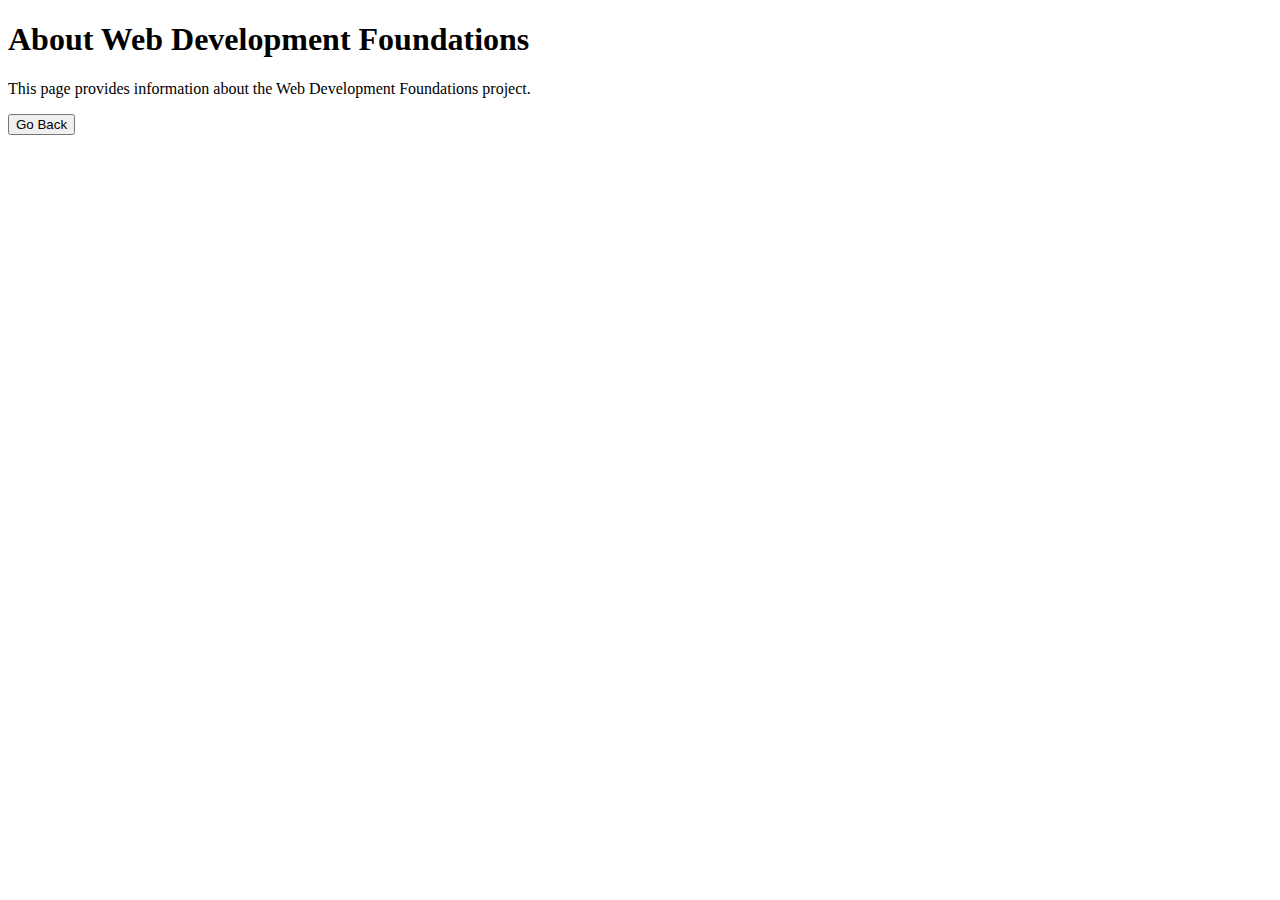
<file: about.html>
<!DOCTYPE html>
<html lang="en">

<head>
    <meta charset="UTF-8">
    <meta name="viewport" content="width=device-width, initial-scale=1.0">
    <title>Web Development Foundations</title>
</head>

<body>
    <h1>About Web Development Foundations</h1>
    <p>This page provides information about the Web Development Foundations project.</p>
    <button onclick="window.location.href='index.html'">Go Back</button>
</body>

</html>
</file>
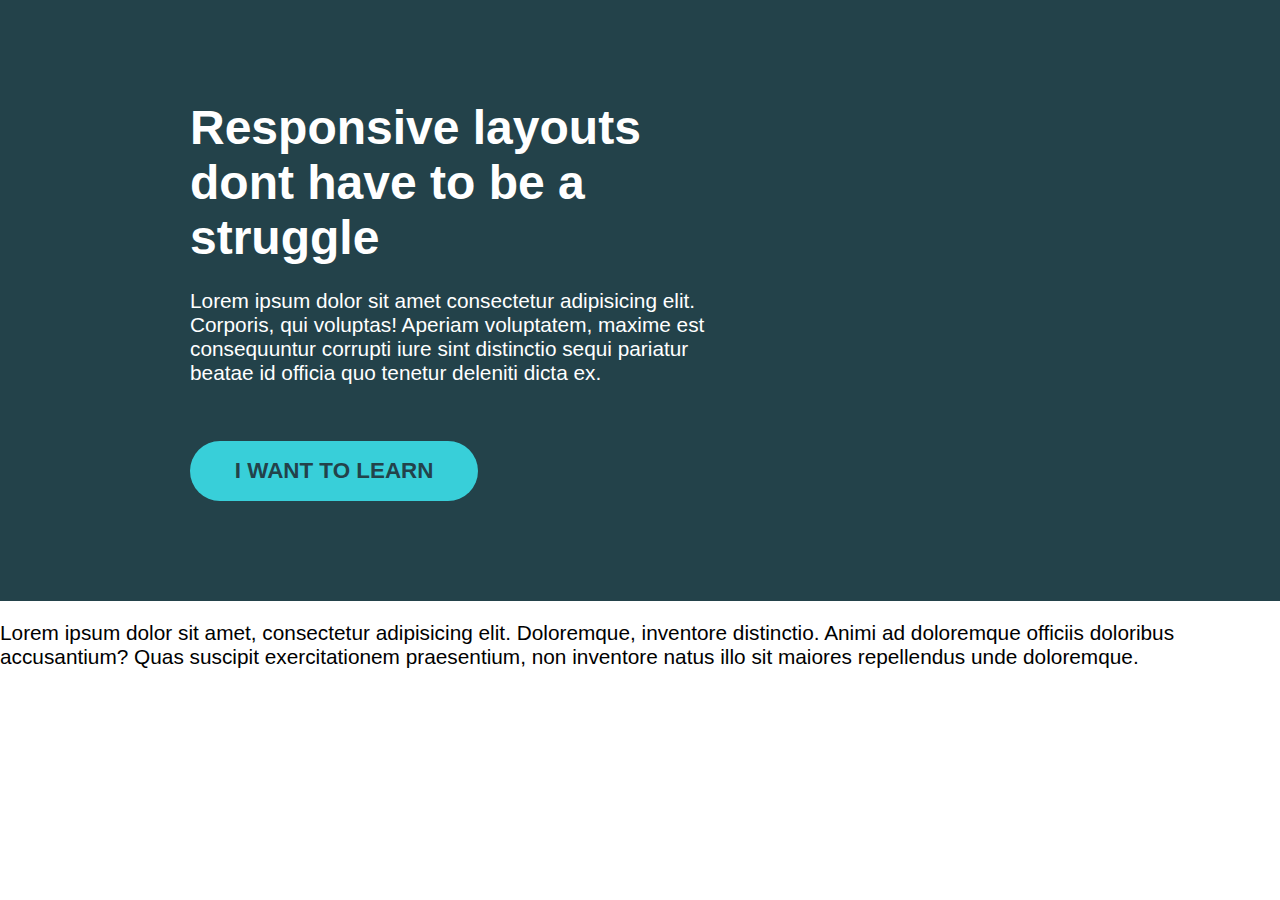
<file: conquering-responsive-layouts/challenge3.html>
<!DOCTYPE html>
<html lang="en">

<head>
    <meta charset="UTF-8">
    <meta name="viewport" content="width=device-width, initial-scale=1.0">
    <title>Challenge 3 - Responsive Layout</title>
    <style>
        body {
            font-family: 'Roboto', sans-serif;
            margin: 0;
            padding: 0;
            width: 100%;
            box-sizing: border-box;
            font-size: 1.3rem;
        }

        header {
            background-color: #23424A;
            color: white;
            width: 100%;
            padding: 100px 0;
        }

        .header-content {
            width: 80%;
            margin: 0 auto;
            max-width: 900px;
        }

        .header-text {
            width: 60%;
        }

        .header-title {
            font-size: 3rem;
            margin: 0;
        }

        .header-description {
            margin: 24px 0;
        }

        button {
            margin-top: 32px;
            background-color: #38CFD9;
            color: #23424A;
            font-size: 1.4rem;
            text-transform: uppercase;
            font-weight: bold;
            border: none;
            border-radius: 100px;
            padding: .75em 2em;
            cursor: pointer;
        }

        button:hover,
        button:focus {
            opacity: .75;
        }

        button:active {
            background-color: #38ced96e;
        }
    </style>
</head>

<body>
    <main>
        <header>
            <div class="header-content">
                <div class="header-text">
                    <h1 class="header-title">Responsive layouts dont have to be a struggle</h1>
                    <p class="header-description">Lorem ipsum dolor sit amet consectetur adipisicing elit. Corporis, qui
                        voluptas! Aperiam voluptatem, maxime est consequuntur corrupti iure sint distinctio sequi
                        pariatur
                        beatae id officia quo tenetur deleniti dicta ex.</p>
                    <button>i want to learn</button>
                </div>
            </div>
        </header>
        <p>Lorem ipsum dolor sit amet, consectetur adipisicing elit. Doloremque, inventore distinctio. Animi ad
            doloremque officiis doloribus accusantium? Quas suscipit exercitationem praesentium, non inventore natus
            illo sit maiores repellendus unde doloremque.</p>
    </main>
</body>

</html>
</file>
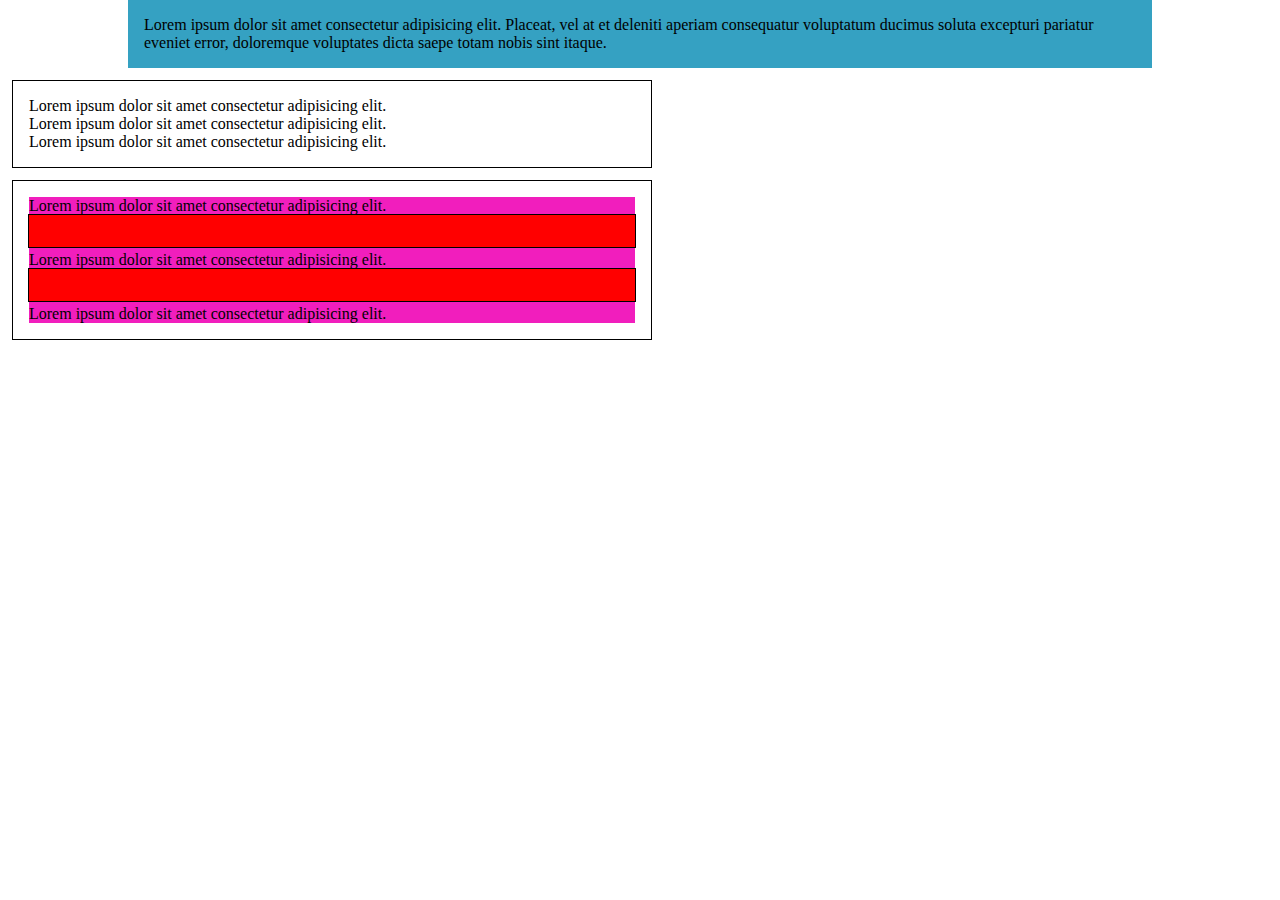
<file: conquering-responsive-layouts/lessson1-percentages.html>
<!DOCTYPE html>
<html lang="en">

<head>
    <meta charset="UTF-8">
    <meta name="viewport" content="width=device-width, initial-scale=1.0">
    <title>Document</title>
    <style>
        * {
            box-sizing: border-box;
        }

        body {
            margin: 0;
        }

        .parent {
            background-color: rgb(53, 161, 194);
            margin: 0 auto;
            width: 80%;
            padding: 16px;
            ;
        }

        section {
            border: 1px solid black;
            padding: 16px;
            margin: 12px;
            width: 50%;
        }



        /* Adressing any element that is followed directly by another element (is a sibling) within stack element*/
        .stack>*+* {}

        .stack>*+*::before {
            display: inline-block;
            content: "";
            width: 100%;
            height: 2rem;
            background-color: red;
            outline: 1px solid black;
        }

        .stack > div {
            background-color: rgb(241, 30, 189);
        }
    </style>
</head>

<body>
    <div class="parent">
        Lorem ipsum dolor sit amet consectetur adipisicing elit. Placeat, vel at et deleniti aperiam consequatur
        voluptatum
        ducimus soluta excepturi pariatur eveniet error, doloremque voluptates dicta saepe totam nobis sint itaque.
    </div>



    <section class="block">
        <div>Lorem ipsum dolor sit amet consectetur adipisicing elit.</div>
        <div>Lorem ipsum dolor sit amet consectetur adipisicing elit.</div>
        <div>Lorem ipsum dolor sit amet consectetur adipisicing elit.</div>
    </section>

    <section class="stack">
        <div>Lorem ipsum dolor sit amet consectetur adipisicing elit.</div>
        <div>Lorem ipsum dolor sit amet consectetur adipisicing elit.</div>
        <div>Lorem ipsum dolor sit amet consectetur adipisicing elit.</div>
    </section>


</body>

</html>
</file>
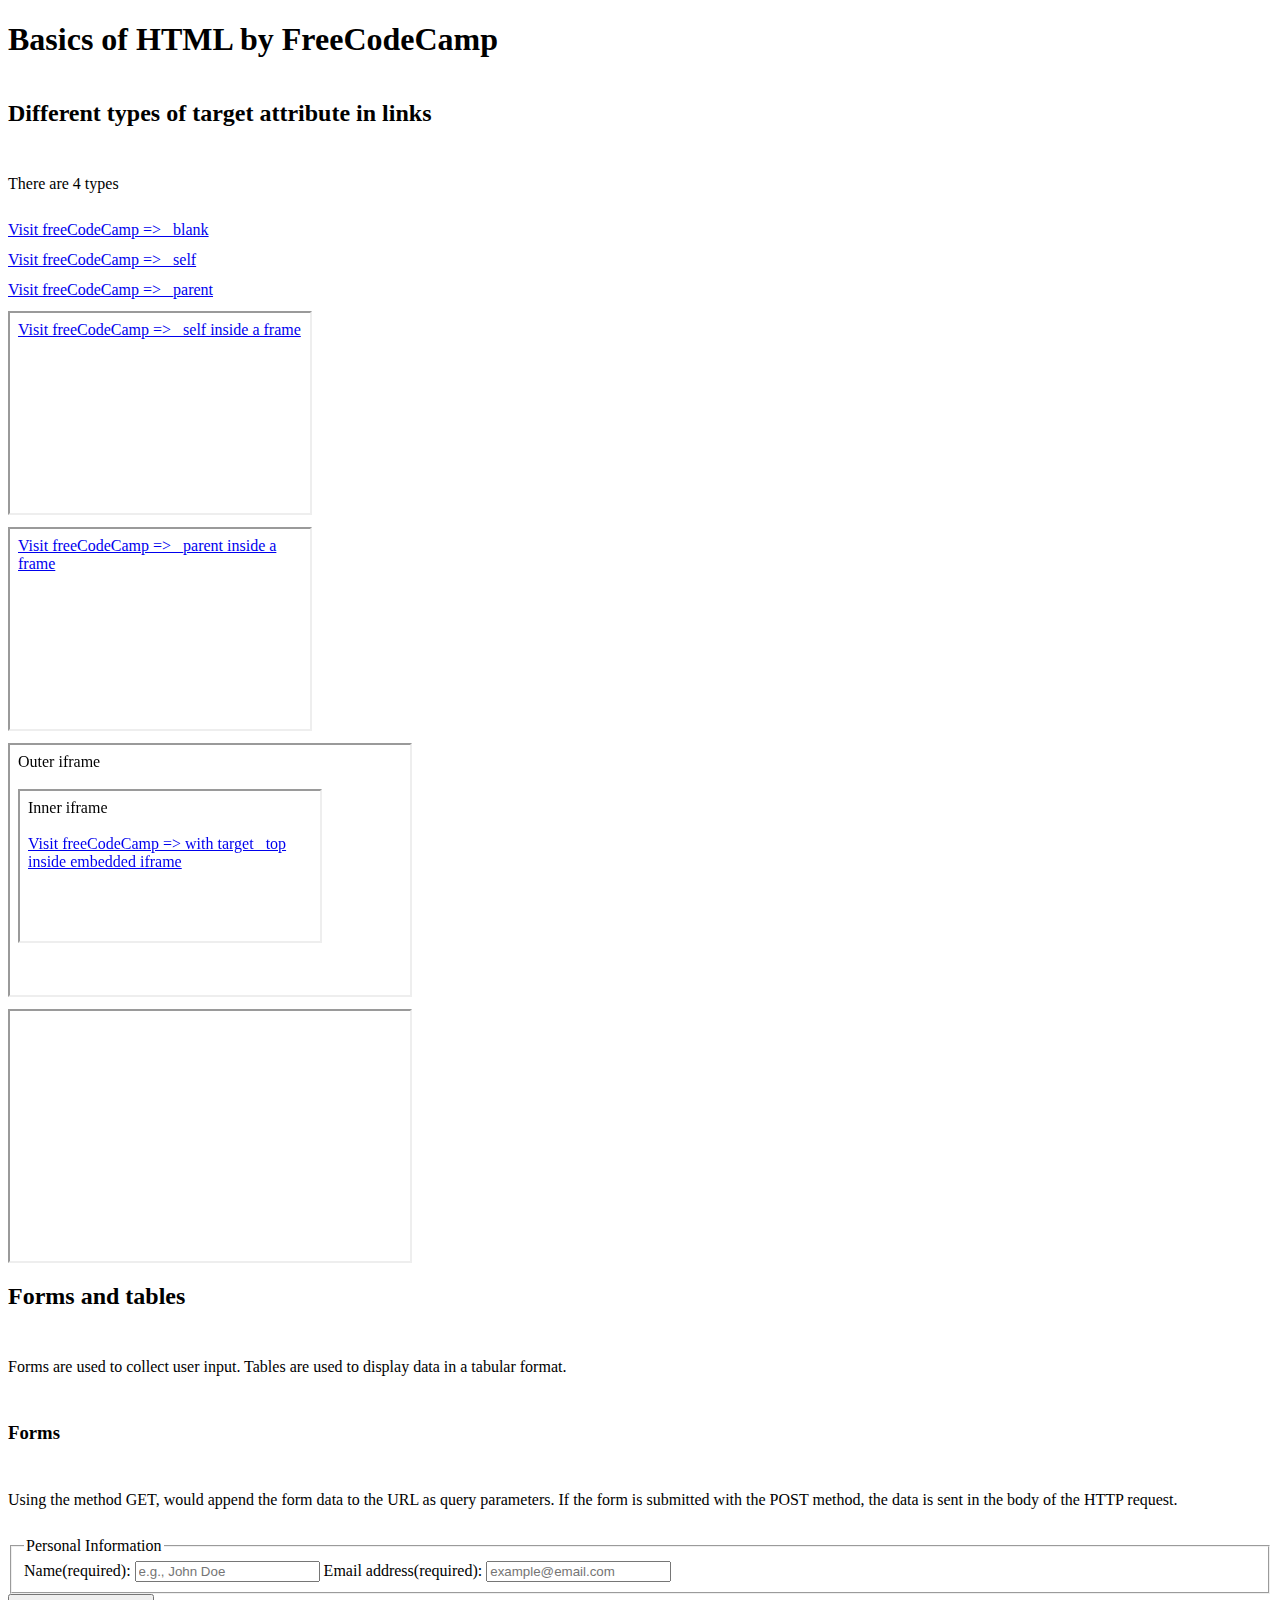
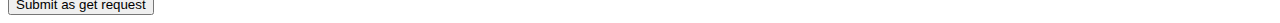
<file: freecodecamp/basicHtml.html>
<!DOCTYPE html>
<html lang="en">

<head>
    <meta charset="UTF-8">
    <meta name="viewport" content="width=device-width, initial-scale=1.0">
    <title>Document</title>
    <!-- SEO meta tags -->
    <meta name="description"
        content="This page shows the basics of html according to the learnplatform freeCodeCamp.org" />

    <!-- open graph meta tags for social media sharing (web preview) -->
    <meta property="og:title" content="Basics of Html" />
    <meta property="og:type" content="website" />
    <meta property="og:url" content="https://example.vercel.app" />
    <!--   <meta property="og:image" content="assets/images/hero-background-unsplash.jpg" /> -->
    <style>
        section {
            display: flex;
            flex-direction: column;
            gap: 12px;
        }
    </style>


</head>

<body>
    <header>
        <h1>Basics of HTML by FreeCodeCamp</h1>
    </header>
    <main>
        <!--Working with LINKS-->
        <section class="links">
            <h2>Different types of target attribute in links</h2>
            <p>There are 4 types</p>
            <!-- What do different type of target attribute do? There are 4 types-->
            <a href="https://freecodecamp.org" target="_blank">Visit freeCodeCamp => _blank</a>
            <a href="https://freecodecamp.org" target="_self">Visit freeCodeCamp => _self</a>
            <a href="https://freecodecamp.org" target="_parent">Visit freeCodeCamp => _parent</a>

            <!--_self in iframe, would load the site in the iframe itself -->
            <iframe width="300" height="200"
                srcdoc="<a href='https://example.com' target='_self'>Visit freeCodeCamp => _self inside a frame</a>">
            </iframe>

            <!--_parent in iframe, would load the site in the parent window (iframe, or main page) -->
            <iframe width="300" height="200"
                srcdoc="<a href='https://freecodecamp.org' target='_parent'>Visit freeCodeCamp => _parent inside a frame</a>">
            </iframe>

            <!--_top in iframe, opens the link in the top-most browsing context  -->
            <iframe width="400" height="250" src='data:text/html,
            Outer iframe<br><br>
            <iframe width="300" height="150"
            src="data:text/html,
                Inner iframe<br><br>
                <a href=https://freecodecamp.org target=_top>
                Visit freeCodeCamp => with target _top inside embedded iframe
                </a>">
            </iframe>'>
            </iframe>
            <!--_top in iframe, opens the link in the top-most browsing context  -->
            <iframe width="400" height="250" src='data:text/html,
                                Outer iframe<br><br>
                                <iframe width="300" height="150"
                                src="data:text/html,
                                    Inner iframe<br><br>
                                    <a href=http://127.0.0.1:3000/index.html target=_parent>
                                    Visit freeCodeCamp => with target _parent inside embedded iframe <br>
                                    This would normally open the lin within the outer frame but due to security settings of the link where we want to go, it will probably open in new tab 
                                    but expected behavious would be the oterframe as parent to open the link
                                    </a>">
                                </iframe>'>
            </iframe>


        </section>


        <!--FORMS and TABLES -->
        <section>
            <h2>Forms and tables</h2>
            <p>Forms are used to collect user input. Tables are used to display data in a tabular format.</p>

            <h3>Forms</h3>
            <p>Using the method GET, would append the form data to the URL as query parameters. If the form is submitted
                with the POST method, the data is sent in the body of the HTTP request.</p>
            <form method="POST" action="https://hotel-feedback.freecodecamp.org">
                <fieldset>
                    <legend>Personal Information</legend>
                    <label for="full-name">Name(required):</label>
                    <input id="full-name" required name="name" type="text" placeholder="e.g., John Doe">

                    <label for="email">Email address(required):</label>
                    <input id="email" required name="email" type="email" placeholder="example@email.com">
                </fieldset>
                <button type="submit">Submit as get request</button>
            </form>
        </section>
    </main>

</body>

</html>
</file>
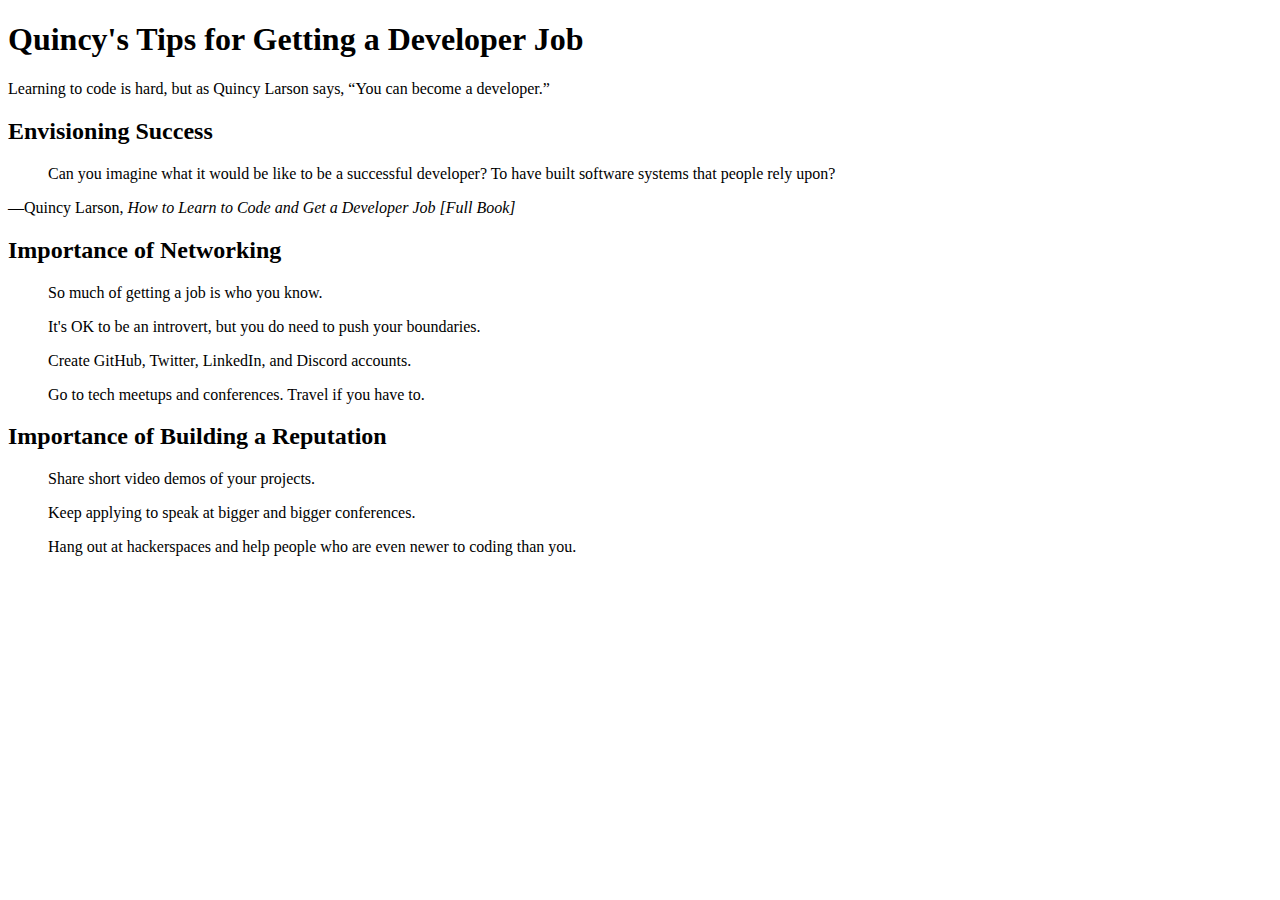
<file: freecodecamp/semantic-html.html>
<!DOCTYPE html>
<html lang="en">

<head>
    <meta charset="UTF-8">
    <meta name="viewport" content="width=device-width, initial-scale=1.0">
    <title>Document</title>
</head>

<body>
            <h1>Quincy's Tips for Getting a Developer Job</h1>
            <p>Learning to code is hard, but as Quincy Larson says,
                <q cite="www.example.com">You can become a developer.</q>
            </p>
    <main>
        <section>
            <h2>Envisioning Success</h2>
            <blockquote cite="www.example.com">
                <p>Can you imagine what it would be like to be a successful developer? To have built software systems
                    that people rely
                    upon?</p>
            </blockquote>
            <p>—Quincy Larson, <cite>How to Learn to Code and Get a Developer Job [Full Book]</cite></p>
        </section>

        <section>
            <h2>Importance of Networking</h2>

            <blockquote cite="www.example.com">

                <p>So much of getting a job is who you know.</p>
                <p>It's OK to be an introvert, but you do need to push your boundaries.</p>
                <p>Create GitHub, Twitter, LinkedIn, and Discord accounts.</p>
                <p>Go to tech meetups and conferences. Travel if you have to.</p>
            </blockquote>
        </section>

        <section>
            <h2>Importance of Building a Reputation</h2>

            <blockquote cite="www.example.com">

                <p>Share short video demos of your projects.</p>
                <p>Keep applying to speak at bigger and bigger conferences.</p>
                <p>Hang out at hackerspaces and help people who are even newer to coding than you.</p>
            </blockquote>
        </section>
    </main>

</body>

</html>
</file>
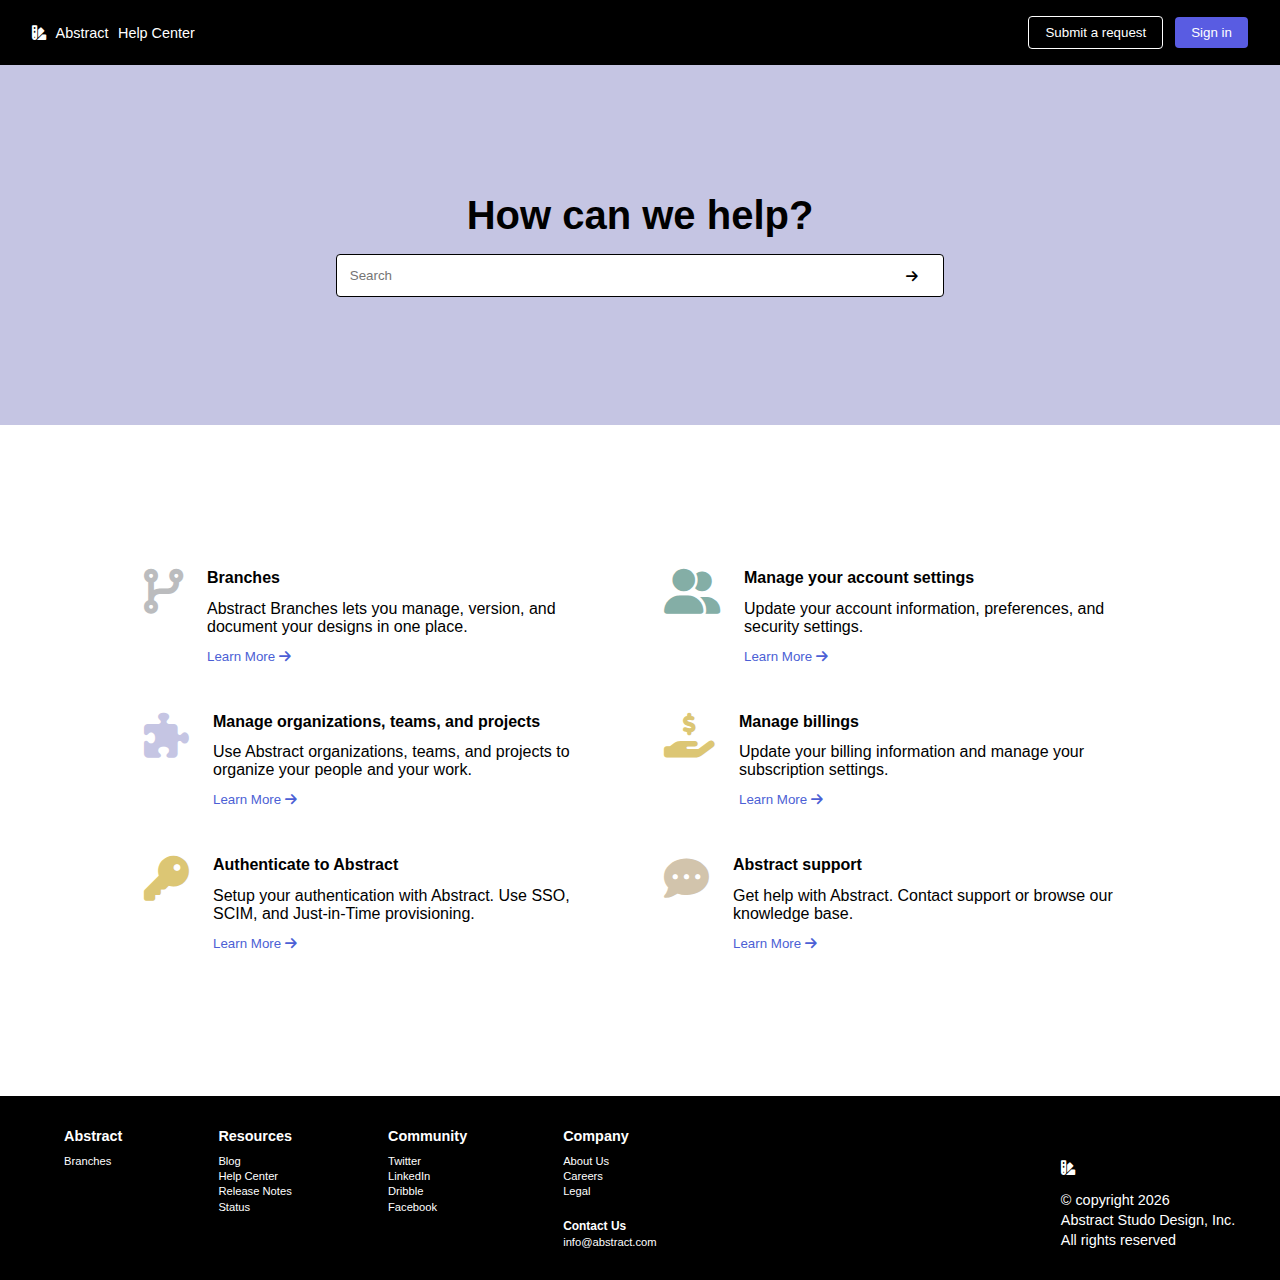
<file: practice-samples/helppage.html>
<!-- This is the recreated example of https://www.frontendpractice.com/projects/abstract -->
<!DOCTYPE html>
<html lang="en">

<head>
    <meta charset="UTF-8">
    <meta name="viewport" content="width=device-width, initial-scale=1.0">
    <link rel="stylesheet" href="https://cdnjs.cloudflare.com/ajax/libs/font-awesome/6.5.1/css/all.min.css" />
    <title>Help Page</title>
    <style>
        * {
            box-sizing: border-box;
            margin: 0;
            padding: 0;
        }

        html,
        body {
            font-family: Arial, sans-serif;
            width: 100%;
        }

        button {
            cursor: pointer;
            padding: 0.5rem 1rem;
            border-radius: 4px;
            border-width: 0;
        }

        button:hover {
            opacity: 0.8;
        }

        header,
        footer {
            background-color: black;
            color: white;
            font-size: 0.9rem;
        }

        header button {
            color: white;

            &.outlined {
                background-color: transparent;
                border: 1px solid white;
            }

            &.raised {
                background-color: rgb(89, 92, 226);
            }
        }

        header {
            display: flex;
            justify-content: space-between;
            padding: 1rem 2rem;
            align-items: center;
        }

        /*  > * + * notation says to apply styles to every sibling element 
        inside the branding element (every direct child of branding) except the first one.*/
        header .branding>*+* {
            margin-left: 0.35rem;
        }

        header .actions>*+* {
            margin-left: 0.5rem;
        }

        .hero {
            display: flex;
            flex-direction: column;
            justify-content: center;
            align-items: center;
            gap: 1rem;
            padding: 2rem;
            height: 40vh;
            background-color: rgba(173, 173, 216, 0.705);

            h1 {
                font-size: 2.5rem;
            }

            .search-section {
                position: relative;
                width: 50%;
            }

            .search-section input {
                padding: 0.8rem;
                border: 1px solid black;
                width: 100%;
                border-radius: 4px;
            }

            .search-section>button {
                position: absolute;
                right: 10px;
                top: 50%;
                transform: translateY(-50%);
                background-color: rgba(255, 255, 255, 0.466);
            }
        }

        .services {
            display: flex;
            justify-content: center;
            align-items: center;
            gap: 1rem;
            padding: 8rem;

            .service-column {
                display: flex;
                flex: 1;
                flex-direction: column;
                gap: 1rem;
            }

            .service-column .service-card {
                display: flex;
                flex: 1;
                gap: 1.5rem;
                padding: 1rem;

                button {
                    background: transparent;
                    color: #4C5FD5;
                    padding: 0;
                }
            }

            /*  Adjust icon size in service cards */
            .service-column .service-card>i {
                font-size: 45px;
            }

            .service-card .card-text>*+* {
                margin-top: 0.8rem;
            }
        }

        footer {
            display: flex;
            gap: 6rem;
            padding: 2rem 4rem;
            position: relative;

            .quick-links-box {
                display: flex;
                flex-direction: column;
                gap: 0.2rem;

                a,
                span {
                    color: white;
                    text-decoration: none;
                    font-size: 0.7rem;
                }

                h4 {
                    margin-bottom: 0.5rem;
                }

                h5 {
                    margin-top: 18px;
                    font-weight: bold;
                }
            }

            .copyright {
                position: absolute;
                right: 2.8rem;
                bottom: 2rem;
                display: flex;
                flex-direction: column;
                gap: 4px;

                i {
                    margin-bottom: 12px;
                }
            }
        }
    </style>
</head>

<body>
    <header>
        <section class="branding">
            <i class="fa-solid fa-swatchbook"></i>
            <span>Abstract</span>
            <span>Help Center</span>
        </section>
        <section class="actions">
            <button class="outlined">Submit a request</button>
            <button class="raised">Sign in</button>
        </section>
    </header>
    <main>
        <section class="hero">
            <h1>How can we help?</h1>
            <section class="search-section">
                <input type="text" placeholder="Search">
                <button><i class="fa-solid fa-arrow-right"></i></button>
            </section>
        </section>
        <section class="services">
            <div class="service-column">
                <div class="service-card">

                    <i class="fa-solid fa-code-branch" style="color: #bbbcbe;"></i>

                    <section class="card-text">
                        <h4>Branches</h4>
                        <p>Abstract Branches lets you manage, version, and document your designs in one place.</p>
                        <button>Learn More <i class="fa-solid fa-arrow-right"></i></button>
                    </section>
                </div>
                <div class="service-card">
                    <i class="fa-solid fa-puzzle-piece" style="color: #c5c5e3;"></i>
                    <section class="card-text">
                        <h4>Manage organizations, teams, and projects</h4>
                        <p>Use Abstract organizations, teams, and projects to organize your people and your work.</p>
                        <button>Learn More <i class="fa-solid fa-arrow-right"></i></button>
                    </section>
                </div>

                <div class="service-card">
                    <i class="fa-solid fa-key" style="color: #dcc674;"></i>
                    <section class="card-text">
                        <h4>Authenticate to Abstract</h4>
                        <p>Setup your authentication with Abstract. Use SSO, SCIM, and Just-in-Time provisioning.</p>
                        <button>Learn More <i class="fa-solid fa-arrow-right"></i></button>
                    </section>
                </div>

            </div>
            <div class="service-column">
                <div class="service-card">
                    <i class="fa-solid fa-user-group" style="color: #84aea6;"></i>
                    <section class="card-text">
                        <h4>Manage your account settings</h4>
                        <p>Update your account information, preferences, and security settings.</p>
                        <button>Learn More <i class="fa-solid fa-arrow-right"></i></button>
                    </section>
                </div>
                <div class="service-card">
                    <i class="fa-solid fa-hand-holding-dollar" style="color: #dcc674;"></i>
                    <section class="card-text">
                        <h4>Manage billings</h4>
                        <p>Update your billing information and manage your subscription settings.</p>
                        <button>Learn More <i class="fa-solid fa-arrow-right"></i></button>
                    </section>
                </div>

                <div class="service-card">
                    <i class="fa-solid fa-comment-dots" style="color: #d2c4ac;"></i>
                    <section class="card-text">
                        <h4>Abstract support</h4>
                        <p>Get help with Abstract. Contact support or browse our knowledge base.</p>
                        <button>Learn More <i class="fa-solid fa-arrow-right"></i></button>
                    </section>
                </div>
            </div>
        </section>
    </main>
    <footer>
        <div class="quick-links-box">
            <h4>Abstract</h4>
            <a href="#">Branches</a>
        </div>
        <div class="quick-links-box">
            <h4>Resources</h4>
            <a href="#">Blog</a>
            <a href="#">Help Center</a>
            <a href="#">Release Notes</a>
            <a href="#">Status</a>
        </div>
        <div class="quick-links-box">
            <h4>Community</h4>
            <a href="#">Twitter</a>
            <a href="#">LinkedIn</a>
            <a href="#">Dribble</a>
            <a href="#">Facebook</a>
        </div>
        <div class="quick-links-box">
            <h4>Company</h4>
            <a href="#">About Us</a>
            <a href="#">Careers</a>
            <a href="#">Legal</a>

            <h5>Contact Us</h5>
            <span>info@abstract.com</span>
        </div>
        <div class="copyright">
            <i class="fa-solid fa-swatchbook"></i>
            <span>© copyright 2026 </span>
            <span>Abstract Studo Design, Inc.</span>
            <span>All rights reserved</span>
        </div>
    </footer>
</body>

</html>
</file>
